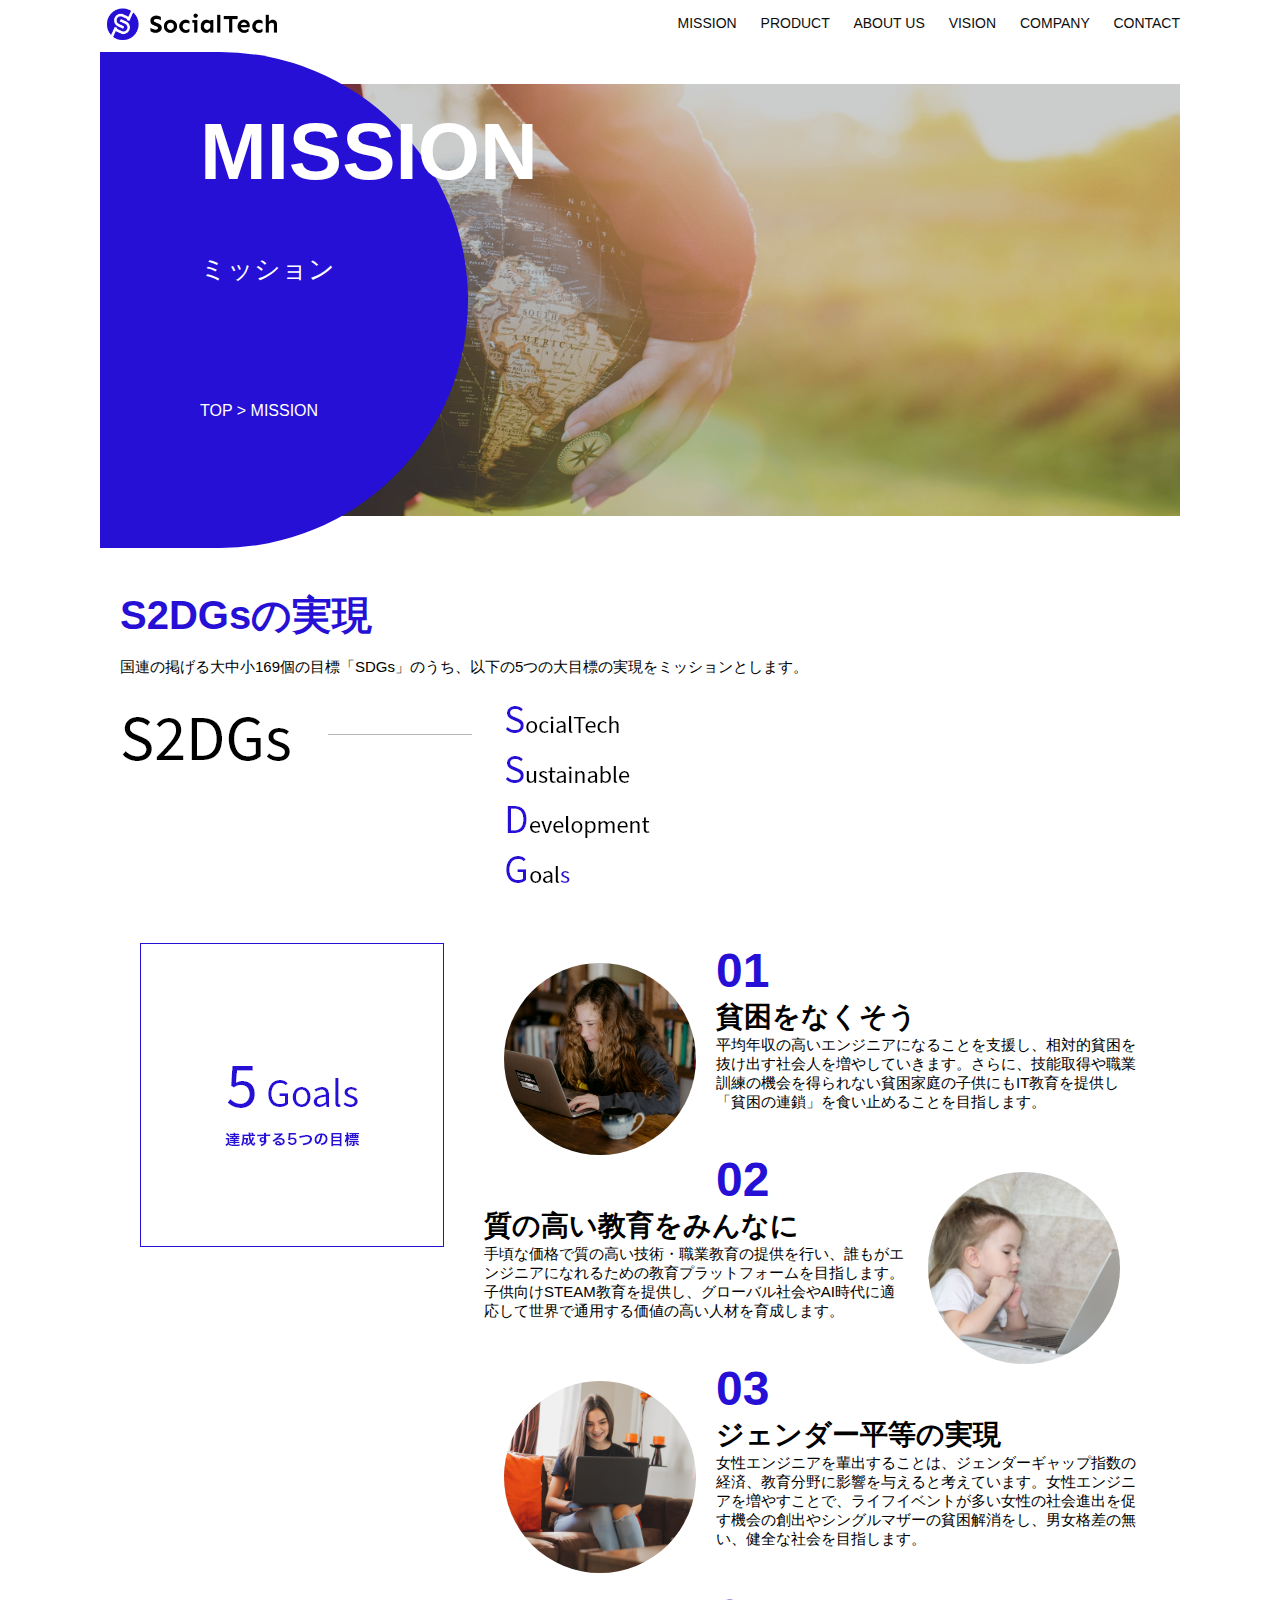
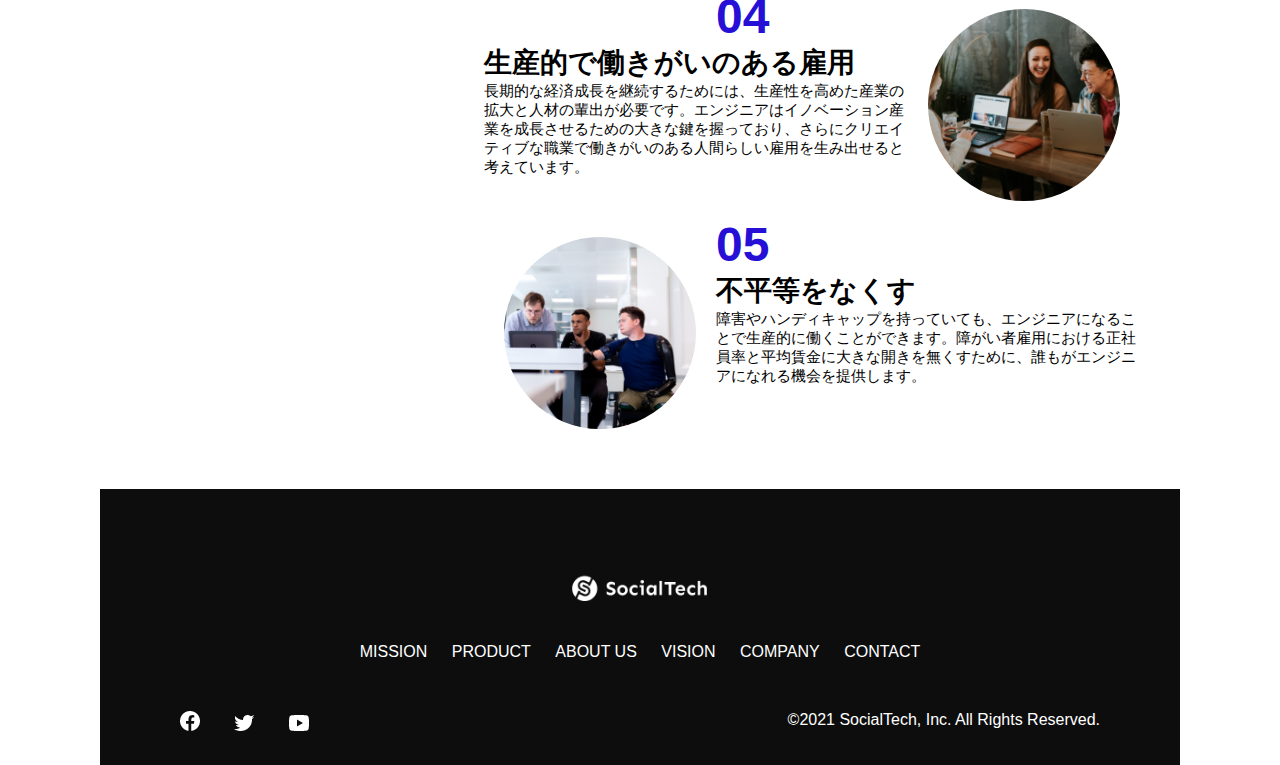
<file: socialtech/mission.html>
<!DOCTYPE html>
<html>
  <head>
    <title>SocialTech - MISSION</title>
    <meta charset="utf-8">
    <meta name="description" content="SocialTechが目指す5つの目標（S2DGs）を紹介します">
    <meta name="viewport" content="width=device-width, initial-scale=1.0">
    <link rel="stylesheet" href="style.css">
  </head>

  <body>
    <!-- ヘッダー -->
    <header>
      <!-- rogo -->
      <a href="index.html" id="logo">
        <img src="images/logo.png" alt="トップページに戻る">
      </a>

      <!-- PC用ナビゲーション -->
      <nav id="nav-pc">
        <a href="mission.html">MISSION</a>
        <a href="product.html">PRODUCT</a>
        <a href="index.html#aboutus">ABOUT US</a>
        <a href="index.html#vision">VISION</a>
        <a href="index.html#company">COMPANY</a>
        <a href="index.html#contact">CONTACT</a>
      </nav>

      <!-- スマホ用メニューボタン -->
      <img id="menu-sp" src="images/button-menu.png" alt="ナビゲーションメニューを開く" 
      onclick="document.getElementById('nav-sp').style.display = 'block';"
      >

      <!-- スマホ用ナビ -->
      <nav id="nav-sp">
        <img id="close" src="images/button-close.png" alt="ナビゲーションを閉じる" onclick="document.getElementById('nav-sp').style.display = 'none'">
        <a id="logo-sp" href="index.html" onclick="document.getElementById('nav-sp').style.display = 'none'">
          <img src="images/logo-sp.png" alt="トップページに戻る"></a>
        <a class="menu" href="mission.html" onclick="document.getElementById('nav-sp').style.display = 'none'">MISSION</a>
        <a class="menu" href="product.html" onclick="document.getElementById('nav-sp').style.display = 'none'">PRODUCT</a>
        <a class="menu" href="index.html#aboutus" onclick="document.getElementById('nav-sp').style.display = 'none'">ABOUT US</a>
        <a class="menu" href="index.html#vision" onclick="document.getElementById('nav-sp').style.display = 'none'">VISION</a>
        <a class="menu" href="index.html#company" onclick="document.getElementById('nav-sp').style.display = 'none'">COMPANY</a>
        <a class="menu" href="index.html#contact" onclick="document.getElementById('nav-sp').style.display = 'none'">CONTACT</a>

        <div id="sns">
          <a href="https://www.facebook.com/sejuku2013"><img src="images/button-facebook.png" alt="facebookのリンク"></a>
          <a href="https://twitter.com/samuraijuku"><img src="images/button-twitter.png" alt="twitterのリンク"></a>
          <a href="https://www.youtube.com/channel/UCCFOQO5aDK0xXam4cUQXT8g"><img src="images/button-youtube.png" alt="youtubeのリンク"></a>
        </div>
      </nav> 


    </header>

    <main>
      <article>
        <section id="mission-main">
          <div id="mission-title">
            <h1>MISSION</h1>
            <span>ミッション</span>
            <div>TOP > MISSION</div>
          </div>
        </section>
        <section id="mission-s2dgs">
          <h2 class="mission-h2">S2DGsの実現</h2>
          <p>国連の掲げる大中小169個の目標「SDGs」のうち、以下の5つの大目標の実現をミッションとします。</p>
          <img src="images/mission/mission-s2dgs.png" alt="S2DGs">
        </section>
        <section id="mission-5goals">
          <div>
            <img id="s2dgs-image" src="images/mission/mission-5goals.png" alt="5Goals">
          </div>

          <div>
            <div>
              <img class="fivegoals-image-left" src="images/mission/mission-5goals01.png" alt="PCを操作する女の子">
              <span class="fivegoals-number">01</span>
              <h3 class="fivegoals-h3">貧困をなくそう</h3>
              <p class="fivegoals-p">
                平均年収の高いエンジニアになることを支援し、相対的貧困を抜け出す社会人を増やしていきます。さらに、技能取得や職業訓練の機会を得られない貧困家庭の子供にもIT教育を提供し「貧困の連鎖」を食い止めることを目指します。              </p>
            </div>

            <div>
              <img class="fivegoals-image-right" src="images/mission/mission-5goals02.png" alt="PCを見つめる小さい女の子">
              <span class="fivegoals-number">02</span>
              <h3 class="fivegoals-h3">質の高い教育をみんなに</h3>
              <p class="fivegoals-p">
                手頃な価格で質の高い技術・職業教育の提供を行い、誰もがエンジニアになれるための教育プラットフォームを目指します。子供向けSTEAM教育を提供し、グローバル社会やAI時代に適応して世界で通用する価値の高い人材を育成します。
              </p>
            </div>

            <div>
              <img class="fivegoals-image-left" src="images/mission/mission-5goals03.png" alt="PCを操作する女性">
              <span class="fivegoals-number">03</span>
              <h3 class="fivegoals-h3">ジェンダー平等の実現</h3>
              <p class="fivegoals-p">
                女性エンジニアを輩出することは、ジェンダーギャップ指数の経済、教育分野に影響を与えると考えています。女性エンジニアを増やすことで、ライフイベントが多い女性の社会進出を促す機会の創出やシングルマザーの貧困解消をし、男女格差の無い、健全な社会を目指します。  
              </p>
            </div>

            <div>
              <img class="fivegoals-image-right" src="images/mission/mission-5goals04.png" alt="笑顔で話しあう3人の男女">
              <span class="fivegoals-number">04</span>
              <h3 class="fivegoals-h3">生産的で働きがいのある雇用</h3>
              <p class="fivegoals-p">
                長期的な経済成長を継続するためには、生産性を高めた産業の拡大と人材の輩出が必要です。エンジニアはイノベーション産業を成長させるための大きな鍵を握っており、さらにクリエイティブな職業で働きがいのある人間らしい雇用を生み出せると考えています。
              </p>
            </div>
          
            <div>
              <img class="fivegoals-image-left" src="images/mission/mission-5goals05.png" alt="障害を持つ男性が生き生きと働く様子">
              <span class="fivegoals-number">05</span>
              <h3 class="fivegoals-h3">不平等をなくす</h3>
              <p class="fivegoals-p">
                障害やハンディキャップを持っていても、エンジニアになることで生産的に働くことができます。障がい者雇用における正社員率と平均賃金に大きな開きを無くすために、誰もがエンジニアになれる機会を提供します。  
              </p>
            </div>



          </div>

          
        </section>
      </article>

      <footer>
        <div id="footer-logo">
          <img src="images/logo-sp.png" alt="SocialTech">
        </div>
        <div id="footer-link">
          <a href="mission.html">MISSION</a>
          <a href="product.html">PRODUCT</a>
          <a href="index.html#aboutus">ABOUT US</a>
          <a href="index.html#vision">VISION</a>
          <a href="index.html#company">COMPANY</a>
          <a href="index.html#contact">CONTACT</a>
        </div>
        <div id="sns-footer">
          <a href="https://www.facebook.com/sejuku2013"><img src="images/button-facebook.png" alt="facebookのリンク"></a>
          <a href="https://twitter.com/samuraijuku"><img src="images/button-twitter.png" alt="twitterのリンク"></a>
          <a href="https://www.youtube.com/channel/UCCFOQO5aDK0xXam4cUQXT8g"><img src="images/button-youtube.png" alt="youtubeのリンク"></a>
            <span id="copyright">&copy;2021 SocialTech, Inc. All Rights Reserved. </span>
        </div>
      </footer>
    </main>
  </body>
</html>
</file>
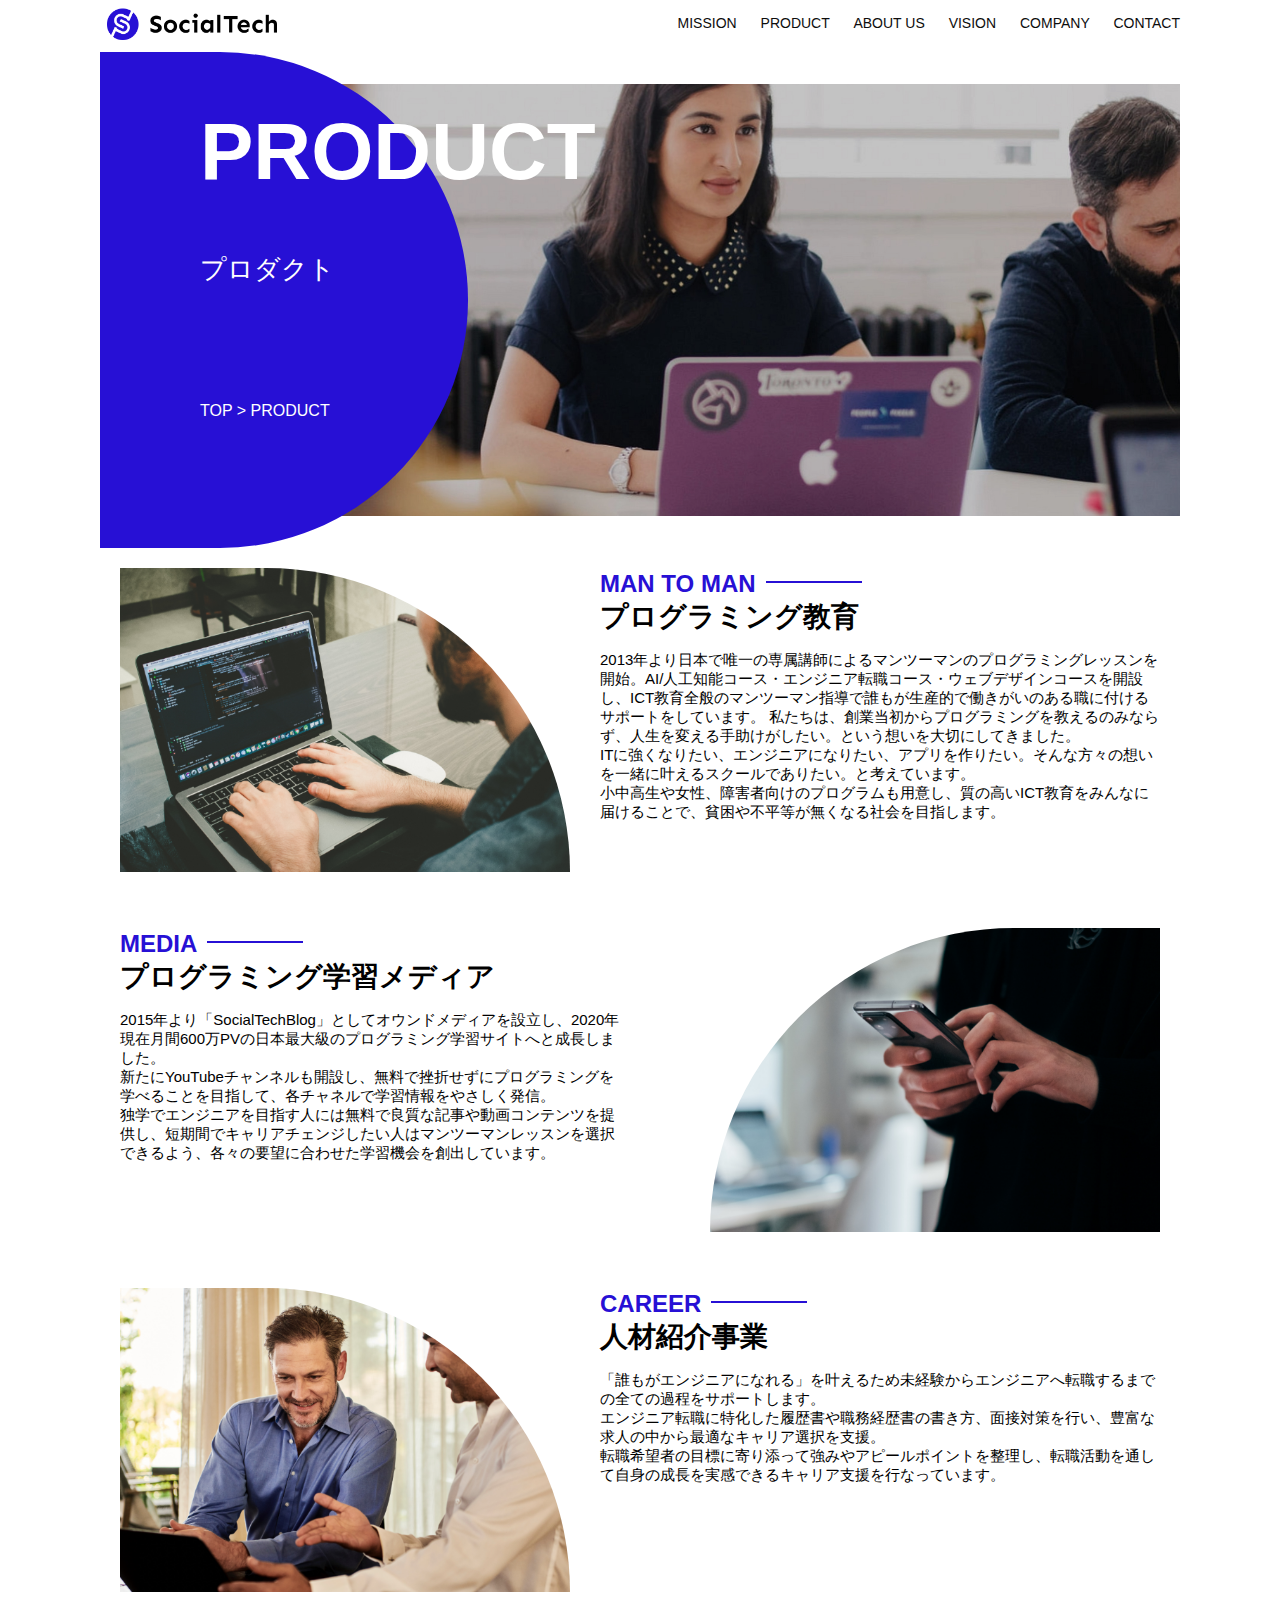
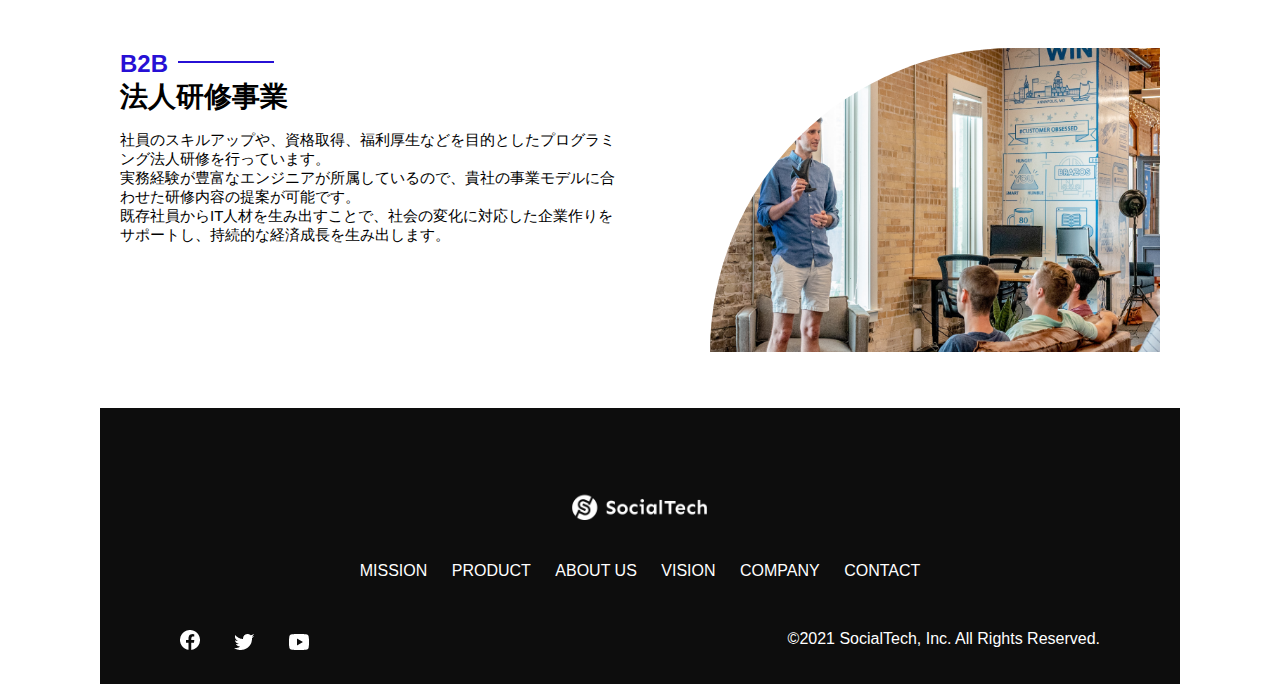
<file: socialtech/product.html>
<!DOCTYPE html>
<html>
  <head>
    <title>SocialTech - PRODUCT プロダクト</title>
    <meta charset="utf-8">
    <meta name="description" content="SocialTechの4つのプロダクトを紹介します">
    <meta name="viewport" content="width=device-width, initial-scale=1.0">
    <link rel="stylesheet" href="style.css">
  </head>

  <body>
    <!-- ヘッダー -->
    <header>
      <!-- rogo -->
      <a href="index.html" id="logo">
        <img src="images/logo.png" alt="トップページに戻る">
      </a>

      <!-- PC用ナビゲーション -->
      <nav id="nav-pc">
        <a href="mission.html">MISSION</a>
        <a href="product.html">PRODUCT</a>
        <a href="index.html#aboutus">ABOUT US</a>
        <a href="index.html#vision">VISION</a>
        <a href="index.html#company">COMPANY</a>
        <a href="index.html#contact">CONTACT</a>
      </nav>

      <!-- スマホ用メニューボタン -->
      <img id="menu-sp" src="images/button-menu.png" alt="ナビゲーションメニューを開く" 
      onclick="document.getElementById('nav-sp').style.display = 'block';"
      >

      <!-- スマホ用ナビ -->
      <nav id="nav-sp">
        <img id="close" src="images/button-close.png" alt="ナビゲーションを閉じる" onclick="document.getElementById('nav-sp').style.display = 'none'">
        <a id="logo-sp" href="index.html" onclick="document.getElementById('nav-sp').style.display = 'none'">
          <img src="images/logo-sp.png" alt="トップページに戻る"></a>
        <a class="menu" href="mission.html" onclick="document.getElementById('nav-sp').style.display = 'none'">MISSION</a>
        <a class="menu" href="product.html" onclick="document.getElementById('nav-sp').style.display = 'none'">PRODUCT</a>
        <a class="menu" href="index.html#aboutus" onclick="document.getElementById('nav-sp').style.display = 'none'">ABOUT US</a>
        <a class="menu" href="index.html#vision" onclick="document.getElementById('nav-sp').style.display = 'none'">VISION</a>
        <a class="menu" href="index.html#company" onclick="document.getElementById('nav-sp').style.display = 'none'">COMPANY</a>
        <a class="menu" href="index.html#contact" onclick="document.getElementById('nav-sp').style.display = 'none'">CONTACT</a>

        <div id="sns">
          <a href="https://www.facebook.com/sejuku2013"><img src="images/button-facebook.png" alt="facebookのリンク"></a>
          <a href="https://twitter.com/samuraijuku"><img src="images/button-twitter.png" alt="twitterのリンク"></a>
          <a href="https://www.youtube.com/channel/UCCFOQO5aDK0xXam4cUQXT8g"><img src="images/button-youtube.png" alt="youtubeのリンク"></a>
        </div>
      </nav> 


    </header>

    <main>

      <article>
        <section id="product-main">
          <div id="product-title">
            <h1>PRODUCT</h1>
            <span>プロダクト</span>
            <div>TOP > PRODUCT</div>
          </div>
        </section>
        <section class="product-section1">
          <img src="images/product/product-mantoman.png" alt="PCでコードを書く男性">
          <div>
            <h2 class="product-h2">MAN TO MAN</h2>
            <h3 class="product-h3">プログラミング教育</h3>
            <p>
              2013年より日本で唯一の専属講師によるマンツーマンのプログラミングレッスンを開始。AI/人工知能コース・エンジニア転職コース・ウェブデザインコースを開設し、ICT教育全般のマンツーマン指導で誰もが生産的で働きがいのある職に付けるサポートをしています。
              私たちは、創業当初からプログラミングを教えるのみならず、人生を変える手助けがしたい。という想いを大切にしてきました。
              <br>ITに強くなりたい、エンジニアになりたい、アプリを作りたい。そんな方々の想いを一緒に叶えるスクールでありたい。と考えています。
              <br>小中高生や女性、障害者向けのプログラムも用意し、質の高いICT教育をみんなに届けることで、貧困や不平等が無くなる社会を目指します。
            </p>
          </div>
        </section>
        <section class="product-section2">
          <div>
            <h2 class="product-h2">MEDIA</h2>
            <h3 class="product-h3">プログラミング学習メディア</h3>
            <p>2015年より「SocialTechBlog」としてオウンドメディアを設立し、2020年現在月間600万PVの日本最大級のプログラミング学習サイトへと成長しました。
              <br>新たにYouTubeチャンネルも開設し、無料で挫折せずにプログラミングを学べることを目指して、各チャネルで学習情報をやさしく発信。
              <br>独学でエンジニアを目指す人には無料で良質な記事や動画コンテンツを提供し、短期間でキャリアチェンジしたい人はマンツーマンレッスンを選択できるよう、各々の要望に合わせた学習機会を創出しています。
            </p>
          </div>
          <img src="images/product/product-media.png" alt="スマートフォンを操作する人">
        </section>
        <section class="product-section1">
          <img src="images/product/product-career.png" alt="笑顔で話し合う2人の男性">
          <div>
            <h2 class="product-h2">CAREER</h2>
            <h3 class="product-h3">人材紹介事業</h3>
            <p>
              「誰もがエンジニアになれる」を叶えるため未経験からエンジニアへ転職するまでの全ての過程をサポートします。
              <br>エンジニア転職に特化した履歴書や職務経歴書の書き方、面接対策を行い、豊富な求人の中から最適なキャリア選択を支援。
              <br>転職希望者の目標に寄り添って強みやアピールポイントを整理し、転職活動を通して自身の成長を実感できるキャリア支援を行なっています。
              <br>
            </p>
          </div>
        </section>
        <section class="product-section2">
          <div>
            <h2 class="product-h2">B2B</h2>
            <h3 class="product-h3">法人研修事業</h3>
            <p>
              社員のスキルアップや、資格取得、福利厚生などを目的としたプログラミング法人研修を行っています。
              <br>実務経験が豊富なエンジニアが所属しているので、貴社の事業モデルに合わせた研修内容の提案が可能です。
              <br>既存社員からIT人材を生み出すことで、社会の変化に対応した企業作りをサポートし、持続的な経済成長を生み出します。
            </p>
          </div>
          <img src="images/product/product-b2b.png" alt="講演中の男性とそれを聴く人々">
        </section>
      </article>
      <footer>
        <div id="footer-logo">
          <img src="images/logo-sp.png" alt="SocialTech">
        </div>
        <div id="footer-link">
          <a href="mission.html">MISSION</a>
          <a href="product.html">PRODUCT</a>
          <a href="index.html#aboutus">ABOUT US</a>
          <a href="index.html#vision">VISION</a>
          <a href="index.html#company">COMPANY</a>
          <a href="index.html#contact">CONTACT</a>
        </div>
        <div id="sns-footer">
          <a href="https://www.facebook.com/sejuku2013"><img src="images/button-facebook.png" alt="facebookのリンク"></a>
          <a href="https://twitter.com/samuraijuku"><img src="images/button-twitter.png" alt="twitterのリンク"></a>
          <a href="https://www.youtube.com/channel/UCCFOQO5aDK0xXam4cUQXT8g"><img src="images/button-youtube.png" alt="youtubeのリンク"></a>
            <span id="copyright">&copy;2021 SocialTech, Inc. All Rights Reserved. </span>
        </div>
      </footer>
    </main>
  </body>
</html>
</file>
<file: socialtech/style.css>
body{
  font-family: "Source Sans Pro", "Hiragino Kaku Gothic ProN", Meiryo, Arial, sans-serif;
}


p{
  font-size: 15px;
}

/* PC用スタイル */
@media screen and (min-width: 768px) {

  /* PC用カルーセル設定 */
  .carousel {
    width: 885px;
    margin-left: 20px;
  }

  .carouselImg {
    width: 885px;
  }
  
/* 横幅 */
body{
  max-width: 1080px;
  min-width: 960px;
  margin: 0 auto 0 auto;
}


/* ヘッダー */
header{
  display: flex;
  justify-content: space-between;
}

/* ナビゲーション設定 */
#nav-pc {
  font-size: 14px;
  padding-top: 15px;
}

#nav-pc > a{
  text-decoration: none;
  margin-left: 20px;
}

#nav-pc > a:link {
  color: #0d0d0d;
}

#nav-pc > a:visited {
  color: #0d0d0d;
}

#nav-pc > a:hover{
  color: #0d0d0d;
  text-decoration: underline;
}

#nav-pc > a:active{
  color: #0d0d0d;
}

/* スマホ用ナビの非表示 */
#nav-sp,
#menu-sp {
  display: none;
}

/* メインビジュアル */
#main-visual {
  position: relative;
  height: 400px;
}

#main-message {
  position: absolute;
    top: 0;
    left: 0;
  
  background-color: #2710d5;
  color: #ffffff;

  border-radius: 0 0 476px 0;
  max-width: 620px;
  height: 100%;
  width: 100%;
  z-index: 11;
}

#main-message > h1{
  font-size: 60px;
  font-weight: bold;
  margin: 100px 0 0 50px;
}

#main-message > p{
  font-size: 28px;
  margin: 0 0 0 50px;
}

#main-visual > img{
  max-width: 620px;
  border-radius: 476px 0 0 0;

  position: absolute;
  top: 0;
  right: 0;

  z-index: 10;
}

h2{
  margin: 40px 0 0 0;

}

h2::after{
  content: url(images/line.png);
  margin-left: 10px;
}

h3{
  font-size: 27px;
}

#mission {
  margin: 80px auto 80px auto;
  width: 100%;
}

#mission-flex {
  width: 100%;
  display: flex;
}

#mission-flex > div{
  width: 50%;
  margin: 20px;
}

#mission-photo {
  width: 100%;
}

#s2dgs {
  margin-top: 50px;
  width: 100%;
}

/* プロダクト */
#product {
  background-color: #fafafa;
  margin: 80px 0 80px 0;
  padding: 10px 40px 0 40px;
}

#product > div{
  margin-top: 40px;
  display: flex;
}

#product-left {
  width: 50%;
  margin-right: 20px;
}

#product-right {
  width: 50%;
  margin-top: 80px;
  margin-left: 20px;
}

#product-left > div{
  position: relative;
  height: 480px;
  margin-right: 20px;
}

#product-right > div{
  position: relative;
  height: 480px;
  margin-left: 20px;
}

/* 画像 */
.product-photo {
  width: 100%;
}

/* 見出し説明文 */
.product-explain {
  background-color: #ffffff;
  position: absolute;
    left: 0;
    top: 280px;
  margin: 0 40px 0 40px;
  padding: 20px;
  box-shadow: 5px 5px 10px rgba(0, 0, 0, 0.05);
}

.product-explain > span{
  color: #2710d5;
  font-weight: bold;
  font-size: 16px;
  margin: 0;
}

.product-explain > h3{
  font-size: 20px;
  margin: 5px 0 5px 0;
}

.product-explain > p{
  font-size: 14px;
  margin: 0;
}

#product-more {
  margin: 0 auto -42px auto;
}

/* ABOUT US */
#aboutus {
  margin: 80px auto 80px auto;
}

/* 3つの組織文化と画像が入る枠 */
#aboutus > div{
  display: flex;
}

.culture-img {
  width: 100%;
  align-self: flex-start;
}

.culture-img2{
  margin-top: 50px;
  width: 100%;
}

/* 表 */
.culture-table {
  margin-right: 50px;
}

.culture-num {
  font-size: 80px;
  color: #2710d5;
  margin: 0 20px 0 0;
}

.culture-en {
  color: #2710d5;
  font-weight: bold;
  font-size: 24px;
  display: block;
}

.culture-jp {
  font-size: 28px;
  font-weight: bold;
}

.culture-description {
  margin: 0;
}

/* VISION */
#vision {
  margin: 80px auto 80px auto;
}

#vision > div{
  width: 100%;
  display: flex;
  justify-content: space-between;
  flex-wrap: wrap;
}

.vision-box {
  width: 300px;
  height: 300px;
  margin-bottom: 30px;
  position: relative;
}

/* 行動指針画像、テキスト */
.vision-box > img{
  width: 100%;
  height: auto;
  position: absolute;
    top: 0;
    left: 0;
  z-index: 30;
}

.vision-box > span{
  position: absolute;
    top: 0;
    left: 0;
  z-index: 31;
  margin-right: 20px;
}

.vision-box > span > h4{
  color: #2710d5;
  font-size: 19px;
  margin: 80px 0 0 0;
}

.vision-box > span > h4::first-letter {
  font-size: 40px;
}

.vision-box > span > h5{
  font-size: 20px;
  margin: 0 0 0 0;
}

.vision-box > span >p{
  margin: 10px 0 0 0;
}

/* COMPANY */
#company {
  margin: 80px auto 80px auto;
}

/* 表 */
#company-table {
  width: 100%;
}

.tableheader {
  text-align: left;
  padding: 20px;
  border-bottom-color: #2710d5;
    border-bottom-width: 1px;
    border-bottom-style: solid;
  width: 100px;
}

.tableheader-first {
  text-align: left;
  padding: 20px;
  border-bottom-color: #2710d5;
    border-bottom-width: 1px;
    border-bottom-style: solid;
  width: 100px;

  border-top-color: #2710d5;
    border-top-width: 1px;
    border-top-style: solid;
}

.cell {
  padding: 30px;
  border-bottom-color: #ececec;
  border-bottom-width: 1px;
  border-bottom-style: solid;
}

.cell-first {
  padding: 30px;
  border-bottom-color: #ececec;
  border-bottom-width: 1px;
  border-bottom-style: solid;

  border-top-color: #ececec;
  border-top-width: 1px;
  border-top-style: solid;
}

/* 地図 */
#company > iframe{
  width: 100%;
  height: 368px;
  margin-top: 40px;
}

/* お問い合わせ */
#contact {
  margin: 80px auto 80px auto;
}

#contact > form > div{
  display: flex;
    flex-direction: row;
    flex-wrap: wrap;
  padding-bottom: 30px;
}

.contact-heading {
  width: 240px;
  align-self: center;
}

.contact-label {
  font-weight: bold;
}

.contact-span {
  color: #ce2222;
  margin: 0 0 0 20px;
  font-weight: bold;
}

.contact-textbox {
  border-top: 0;
  border-left: 0;
  border-right: 0;
  border-bottom: 1px;
    border-bottom-color: #707070;
    border-bottom-style: solid;
  background-color: #fafafa;
  width: 400px;
  height: 56px;
}

.contact-textarea {
  border-top: 0;
  border-left: 0;
  border-right: 0;
  border-bottom-width: 1px;
    border-bottom-color: #707070;
    border-bottom-style: solid;
  background-color: #fafafa;
  width: 400px;
  height: 200px;
}

details{
  width: 700px;
}

details > div{
  background: #fafafa;
  padding: 20px;
}

details > div > span{
  font-weight: bold;
}

/* footer */
footer{
  background-color: #0d0d0d;
  text-align: center;
  padding: 80px 80px 30px 80px;
}

#footer-logo {
  margin-bottom: 30px;
}

#footer-link {
  margin-bottom: 50px;
}

#footer-link > a{
  text-decoration: none;
  margin: 10px;
}

#footer-link > a:link{
  color: #ffffff;
}

#footer-link > a:visited{
  color: #ffffff;
}

#footer-link > a:hover{
  color: #ffffff;
  text-decoration: underline;
}

#footer-link > a:active{
  color: #ffffff;
}

#sns-footer {
  text-align: left;
  width: 100%;
}

#sns-footer > a{
  margin-right: 30px;
}

#copyright {
  color: #ffffff;
  float: right;
}

/* mission.html用 */
/* missionメインビジュアル */
#mission-main {
  height: 496px;
  width: 100%;
  background-image: url(images/mission/mission-main.png);
  background-repeat: no-repeat;
  background-position-y: center;
}

#mission-title {
  background-color: #2710d5;
  width: 368px;
  color: #ffffff;
  height: 496px;
  border-radius: 0 248px 248px 0;
  position: relative;
}

#mission-title >h1{
  position: absolute;
    top: 0;
    left: 100px;
  font-size: 80px;
}

#mission-title >span{
  position: absolute;
    top: 200px;
    left: 100px;
  font-size: 26px;
}

#mission-title >div{
  position: absolute;
    top: 350px;
    left: 100px;
    font-size: 16px;
}

#mission-s2dgs {
  width: 100%;
  margin: 20px;
}

.mission-h2 {
  color: #2710d5;
  font-size: 40px;
}

.mission-h2::after{
  content: none;
}

#mission-5goals {
  margin: 20px;
  display: flex;
}

#mission-5goals >div{
  flex-grow: 1;
  padding: 20px;
}

#mission-5goals >div >div{
  margin-bottom: 40px;
}

.fivegoals-image-right {
  float: right;
  margin: 20px;
}

.fivegoals-image-left {
  float: left;
  margin: 20px;
}

.fivegoals-number {
  color: #2710d5;
  font-size: 48px;
  font-weight: bold;
  margin: 0;
}

.fivegoals-h3 {
  font-size: 28px;
  margin: 0;
}

.fivegoals-p {
  margin: 0;
}

#product-main {
  height: 496px;
  width: 100%;
  background-image: url(images/product/product-main.png);
  background-repeat: no-repeat;
  background-position-y: center;
}

#product-title {
  background-color: #2710d5;
  width: 368px;
  color: #ffffff;
  height: 496px;
  border-radius: 0 248px 248px 0;
  position: relative;
}

#product-title >h1{
  position: absolute;
    top: 0;
    left: 100px;
  font-size: 80px;
}

#product-title >span{
  position: absolute;
    top: 200px;
    left: 100px;
  font-size: 26px;
}

#product-title >div{
  position: absolute;
    top: 350px;
    left: 100px;
  font-size: 16px;
}

.product-section1 {
  position: relative;
  margin: 20px;
  height: 340px;
}

.product-section1 >img{
  position: absolute;
    top: 0;
    left: 0;
  width: 450px;
  margin: 0 40px 30px 0;
  border-radius: 0 432px 0 0;
}

.product-section1 >div{
  position: absolute;
    top: 0;
    left: 480px;
}

.product-section2 {
  position: relative;
  margin: 20px;
  height: 340px;
}

.product-section2 >img{
  position: absolute;
    top: 0;
    right: 0;
  width: 450px;
  margin: 0 0 30px 40px;
  border-radius: 432px 0 0 0;
}

.product-section2 >div{
  width: 500px;
  position: absolute;
    top: 0;
    left: 0;
}

.product-h2 {
  color: #2710d5;
  font-size: 24px;
  margin: 0;
}

.product-h3 {
  font-size: 28px;
  margin: 0;
}


}

/* スマホ用のスタイル */
@media screen and (max-width: 767px) {

/* スマホ用のカルーセル */
.carousel {
  width: 375px;
  margin: 0 auto 0 auto;
}

.carouselImg {
  width: 375px;
}

  body{
    min-width: 375px;
    margin: 0;
  }  

  #nav-pc {
    display: none;
  }

  #menu-sp {
    position: absolute;
    top: 0px;
    right: 0px;
  }

  #nav-sp {
    background-color: #2710d5;
    position: absolute;
    left: 0;
    top: 0;
    height: 100%;
    width: 100%;
    display: none;
    z-index: 100;
  }

  #close {
    position: absolute;
    top: 20px;
    right: 20px;
  }

  #logo-sp {
    margin: 80px 0 30px 20px;
  }

  #nav-sp > a{
    display: block;
  }

  #nav-sp > a:link{
    color: #ffffff;
  }

  #nav-sp > a:visited{
    color: #ffffff;
  }

  #nav-sp > a:hover{
    color: #ffffff;
    text-decoration: underline;
  }

  #nav-sp > a:active{
    color: #ffffff;
  }

  #nav-sp > .menu{
    text-decoration: none;
    display: block;
    margin: 0 20px 0 20px;
    height: 44px;
    font-size: 16px;
    background-image: url("images/arrow.png");
    background-repeat: no-repeat;
    background-position: right top;
  }

  #sns {
    position: absolute;
    bottom: 20px;
    left: 20px;
  }

  #sns > a{
    margin-right: 30px;
  }

  #main-visual {
    position: relative;
    height: 470px;
    width: 100%;
    overflow: hidden;
  }

  #main-visual > div{
    position: absolute;
      top: 0;
      left: 0;
    background-color: #2710d5;
    color: white;
    border-radius: 0 0 476px 0;
    text-align: center;
    height: 280px;
    width: 100%;
    z-index: 11;
  }

  #main-visual > div > h1{
    font-size: 28px;
    margin: 90px 0 0 0; 
  }

  #main-visual > div > p{
    margin: 0;
  }

  #main-visual > img{
    width: 100%;
    border-radius: 476px 0 0 0;
    z-index: 10;
    position: absolute;
      bottom: 0;
      right: 0;
  }
  
  h2::after{
    content: url(images/line.png);
    margin: 0 0 10px 0;
  }

  h3{
    font-size: 24px;
    margin: 10px 0 0 0;
  }

  #mission {
    margin: 20px;
  }

  #mission-photo {
    width: 100%;
  }

  #s2dgs {
    width: 100%;
  }

  /* product */

  #product {
    background-color: #fafafa;
    padding-top: 10px;
  }

  #product h2{
    margin-left: 20px;
  }

  /* product 左右カラム：スマホ用縦並び */

  #product-left,
  #product-right {
    margin-left: 20px;
    margin-right: 20px;
  }

  #product-left > div,
  #product-right > div{
    position: relative;
    height: 540px;
  }

  /* 説明文の枠 */
  .product-explain {
    background-color: #ffffff;
    position: absolute;
      left: 0;
      bottom: 50px;
    padding: 20px;
    box-shadow: 5px 5px 10px rgba(0, 0, 0, 0.05);
  }

  .product-explain > span{
    color: #2710d5;
    font-weight: bold;
    font-size: 16px;
    margin: 0;
  }

  .product-explain > h3{
    margin: 10px 0 10px 0;
  }

  /* 写真 */
  .product-photo {
    width: 100%;
  }

  #product-more > img{
    margin: 0 0 -42px 20px;
  }

  /* ABOUT US */
  #aboutus {
    margin: 80px 20px 80px 20px;
  }

  #aboutus > div{
    display: flex;
    flex-direction: column;
  }

  .culture-table {
    width: 100%;
    padding-right: 20px;
    order: 2;
  }

  .culture-img {
    width: 100%;
    order: 1;
  }

  .culture-img2 {
    width: 100%;
  }

  .culture-num {
    font-size: 80px;
    color: #2710d5;
  }

  .culture-en {
    color: #2710d5;
    font-weight: bold;
    font-size: 24px;
    display: block;
  }

  .culture-jp {
    display: block;
  }

  .culture-description {
    margin: 0;
  }

  /* vision */
  #vision {
    margin: 80px 20px 80px 20px;
  }

  .vision-box {
    width: 300px;
    height: 300px;
    margin-bottom: 30px;
    position: relative;
  }

  .vision-box > img{
    width: 100%;
    height: auto;
    position: absolute;
      top: 0;
      left: 0;
    z-index: 30;
  }

  .vision-box > span{
    position: absolute;
      top: 0;
      left: 0;
    z-index: 31;
    margin-right: 20px;
  }

  .vision-box > span >h4{
    color: #2710d5;
    font-size: 19px;
    margin: 60px 0 0 0;
  }

  .vision-box > span >h5{
    font-size: 20px;
    margin: 0;
  }

  .vision-box > span >p{
    margin: 10px 0 0 0;
  }

  /* company */
  #company {
    margin: 0 20px 0 20px;
  }

  #company > h3{
    margin-bottom: 20px;
  }

  #company-table {
    width: 100%;
  }

  .tableheader-first {
    text-align: left;
    padding: 20px;
    border-bottom-color: #2710d5;
      border-bottom-width: 1px;
      border-bottom-style: solid;
    border-top-color: #2710d5;
      border-top-width: 1px;
      border-top-style: solid;
    width: 50px;
  }

  .tableheader {
    text-align: left;
    padding: 20px;
    border-bottom-color: #2710d5;
      border-bottom-width: 1px;
      border-bottom-style: solid;
    width: 50px;
  }

  .cell {
    padding: 20px;
    border-bottom-color: #ececec;
      border-bottom-width: 1px;
      border-bottom-style: solid;
  }

  .cell-first {
    padding: 20px;
    border-bottom-color: #ececec;
      border-bottom-width: 1px;
      border-bottom-style: solid;
    border-top-color: #ececec;
      border-top-width: 1px;
      border-top-style: solid;
  }

  #company > iframe{
    width: 100%;
    height: 240px;
    margin: 40px 0 0 0;
  }

  /* contact */
  #contact {
    margin: 80px 20px 80px 20px;
  }

  #contact > h3{
    margin-bottom: 20px;
  }

  #contact >form >div{
    margin-bottom: 20px;
  }

  .contact-heading {
    margin-bottom: 20px;
  }

  .contact-label {
    font-weight: bold;
  }

  .contact-span {
    color: #ce2222;
    margin: 0 0 0 20px;
    font-weight: bold;
  }

  .contact-textbox {
    height: 56px;
    border-top: 0;
    border-left: 0;
    border-right: 0;
    background-color: #fafafa;
    border-bottom-color: #707070;
      border-bottom-width: 1px;
      border-bottom-style: solid;
    min-width: 300px;
    width: 100%;
  }

  .contact-textarea {
    height: 150px;
    border-top: 0;
    border-left: 0;
    border-right: 0;
    background-color: #fafafa;
    width: 100%;
  }

  .radiobutton {
    margin-bottom: 20px;
  }

  .radiobutton+label::after{
    content: "\A";
    white-space: pre;
  }

  footer{
    background-color: #0d0d0d;
    padding: 30px 20px 50px 20px;
  }

  #footer-logo {
    margin-bottom: 30px;
  }

  #footer-link {
    margin-bottom: 50px;
  }

  #footer-link >a{
    text-decoration: none;
    margin: 0 20px 30px 0;
    display: block;
    background-image: url(images/arrow.png);
    background-repeat: no-repeat;
    background-position: right top;
  }

  #footer-link >a:link{
    color: #ffffff;
  }

  #footer-link >a:visited{
    color: #ffffff;
  }

  #footer-link >a:hover{
    color: #ffffff;
    text-decoration: underline;
  }

  #footer-link >a:active{
    color: #ffffff;
  }

  #sns-footer >a{
    margin-right: 30px;
  }

  #copyright {
    font-size: 12px;
    display: block;
    margin-top: 30px;
    color: #ffffff;
  }

  /* mission.html用のスタイル */
  /* ミッションのメインビジュアル */
  #mission-main {
    height: 256px;
    width: 100%;
    background-image: url(images/mission/mission-main.png);
      background-repeat: no-repeat;
      background-position-y: center;
      background-size: auto 208px;
  }

  #mission-title {
    background-color: #2710d5;
    width: 136px;
    color: #ffffff;
    height: 256px;
    border-radius: 0 248px 248px 0;
    position: relative;
  }

  #mission-title >h1{
    position: absolute;
      top: 0;
      left: 20px;
    font-size: 40px;
  }

  #mission-title >span{
    position: absolute;
      top: 110px;
      left: 20px;
    font-size: 18px;
  }

  #mission-title >div{
    position: absolute;
      top: 180px;
      left: 20px;
    font-size: 13px;
  }

  /* S2DGsセクション */
  #mission-s2dgs {
    margin: 20px;
  }

  .mission-h2 {
    color: #2710d5;
    font-size: 38px;
    margin: 0;
  }

  .mission-h2::after {
    content: none;
  }

  #mission-s2dgs >img{
    width: 100%;
  }

  /* 5goals */
  #mission-5goals {
    margin: 20px;
  }

  #mission-5goals >div >div{
    margin-bottom: 40px;
  }

  #s2dgs-image {
    width: 100%;
  }

  .fivegoals-image-right {
    margin: 20px auto 20px auto;
    display: block;
  }

  .fivegoals-image-left {
    margin: 20px auto 20px auto;
    display: block;
  }

  .fivegoals-number {
    color: #2710d5;
    font-size: 48px;
    margin: 0;
  }

  .fivegoals-h3 {
    font-size: 28px;
    margin: 0;
  }

  .fivegoals-p {
    margin: 0;
  }

/* product.html用のスタイル */
#product-main {
  height: 256px;
  width: 100%;
  background-image: url(images/product/product-main.png);
  background-repeat: no-repeat;
  background-position-y: center;
  background-size: auto 208px;
}

#product-title {
  background-color: #2710d5;
  width: 136px;
  color: #ffffff;
  height: 256px;
  border-radius: 0 248px 248px 0;
  position: relative;
}

#product-title >h1{
  position: absolute;
    top: 0;
    left: 20px;
  font-size: 40px;
}

#product-title >span{
  position: absolute;
    top: 110px;
    left: 20px;
  font-size: 18px;
}

#product-title >div{
  position: absolute;
  top: 180px;
  left: 20px;
  font-size: 13px;
}

.product-section1 {
  margin: 20px;
}

.product-section1 >img{
  width: 100%;
  border-radius: 0 300px 0 0;
}

.product-section2 {
  margin: 20px;
  display: flex;
  flex-direction: column;
}

.product-section2 >img{
  order: 1;
  width: 100%;
  border-radius: 300px 0 0 0;
}

.product-section2 >div{
  order: 2;
}

.product-h2 {
  color: #2710d5;
  font-size: 24px;
  margin: 0;
}

.product-h3 {
  font-size: 28px;
  margin: 0;
}

}
</file>
